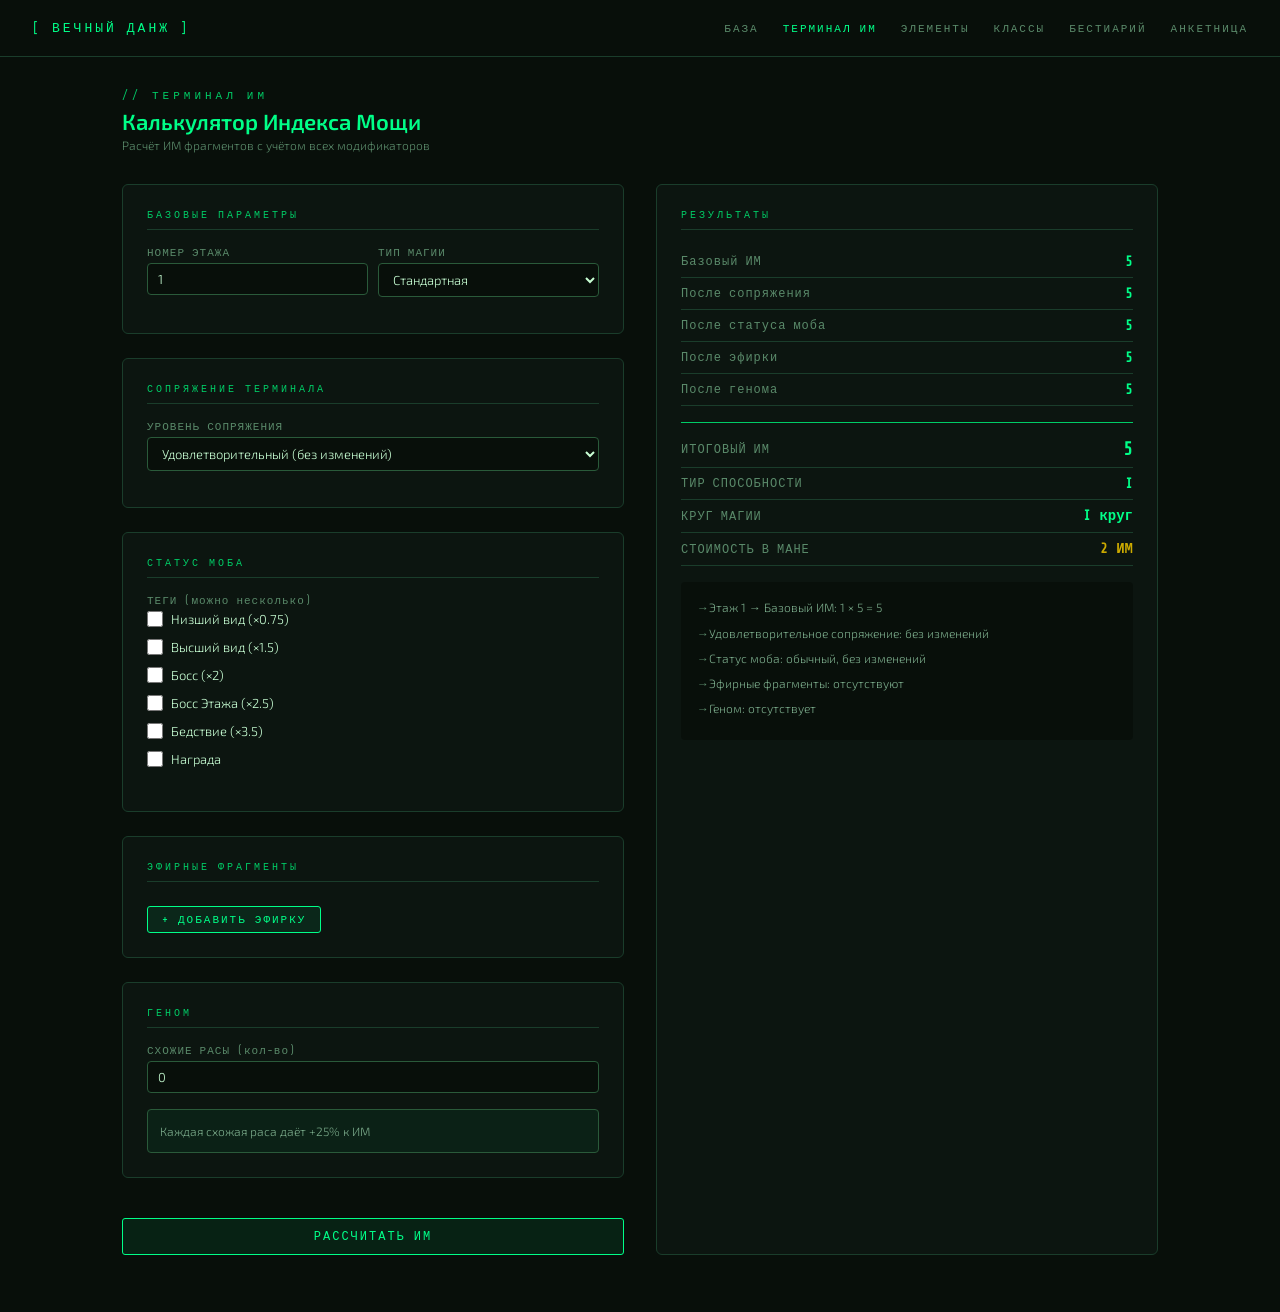
<file: calc.html>
<!DOCTYPE html>
<html lang="ru">
<head>
<meta charset="UTF-8">
<meta name="viewport" content="width=device-width, initial-scale=1.0">
<title>ВЕЧНЫЙ ДАНЖ · ТЕРМИНАЛ ИМ</title>
<link href="https://fonts.googleapis.com/css2?family=Share+Tech+Mono&family=Exo+2:wght@300;400;600&display=swap" rel="stylesheet">
<style>
*, *::before, *::after { box-sizing: border-box; margin: 0; padding: 0; }

:root {
  --bg: #080f0a;
  --bg2: #0c1510;
  --bg3: #101d14;
  --border: #1a3d2b;
  --border2: #2a5a3a;
  --green: #00ff88;
  --green2: #00cc66;
  --green3: #7aaa8a;
  --green4: #3a6a4a;
  --text: #c8ffd4;
  --muted: #5a8a6a;
  --dim: #2a4a35;
  --red: #cc4444;
  --amber: #ccaa00;
  --mono: 'Share Tech Mono', monospace;
  --sans: 'Exo 2', sans-serif;
}

body {
  background: var(--bg);
  color: var(--text);
  font-family: var(--sans);
  font-weight: 300;
  min-height: 100vh;
}

.site-header {
  border-bottom: 0.5px solid var(--border);
  padding: 1.25rem 2rem;
  display: flex;
  align-items: center;
  justify-content: space-between;
  gap: 1rem;
  flex-wrap: wrap;
}
.site-logo {
  font-family: var(--mono);
  font-size: 13px;
  color: var(--green);
  letter-spacing: 3px;
  text-decoration: none;
}
.site-nav { display: flex; gap: 1.5rem; }
.site-nav a {
  font-family: var(--mono);
  font-size: 11px;
  color: var(--muted);
  text-decoration: none;
  letter-spacing: 2px;
  transition: color .2s;
}
.site-nav a:hover { color: var(--green); }
.site-nav a.active { color: var(--green); }

.container { max-width: 1100px; margin: 0 auto; padding: 2rem; }

.page-title {
  font-family: var(--mono);
  font-size: 11px;
  color: var(--green2);
  letter-spacing: 4px;
  margin-bottom: 0.4rem;
}
.page-heading {
  font-size: 22px;
  font-weight: 600;
  color: var(--green);
  margin-bottom: 0.25rem;
}
.page-sub {
  font-size: 12px;
  color: var(--muted);
  margin-bottom: 2rem;
}

.calculator-layout {
  display: grid;
  grid-template-columns: 1fr 1fr;
  gap: 2rem;
  margin-bottom: 2rem;
}

.form-section {
  background: var(--bg2);
  border: 0.5px solid var(--border);
  border-radius: 6px;
  padding: 1.5rem;
  margin-bottom: 1.5rem;
}

.form-section-title {
  font-family: var(--mono);
  font-size: 10px;
  color: var(--green2);
  letter-spacing: 3px;
  margin-bottom: 1rem;
  border-bottom: 0.5px solid var(--border);
  padding-bottom: 0.5rem;
}

.form-group {
  display: flex;
  flex-direction: column;
  gap: 4px;
  margin-bottom: 12px;
}
.form-group.full { grid-column: 1/-1; }

.form-label {
  font-size: 11px;
  color: var(--muted);
  font-family: var(--mono);
  letter-spacing: 1px;
}

.form-input, .form-select, .form-textarea {
  font-family: var(--sans);
  font-size: 13px;
  font-weight: 300;
  padding: 7px 10px;
  background: var(--bg);
  border: 0.5px solid var(--border2);
  border-radius: 4px;
  color: var(--text);
  outline: none;
  transition: border-color .2s;
}
.form-input:focus, .form-select:focus, .form-textarea:focus { border-color: var(--green2); }
.form-select option { background: var(--bg); }
.form-textarea { resize: vertical; min-height: 60px; line-height: 1.5; }

.form-grid {
  display: grid;
  grid-template-columns: 1fr 1fr;
  gap: 10px;
}

.btn-calculate {
  font-family: var(--mono);
  font-size: 12px;
  padding: 10px 24px;
  border: 0.5px solid var(--green);
  border-radius: 3px;
  background: rgba(0,255,136,0.08);
  color: var(--green);
  cursor: pointer;
  letter-spacing: 2px;
  transition: all .2s;
  width: 100%;
  margin-top: 1rem;
}
.btn-calculate:hover { background: rgba(0,255,136,0.16); }

.results-section {
  background: var(--bg2);
  border: 0.5px solid var(--border);
  border-radius: 6px;
  padding: 1.5rem;
}

.result-item {
  display: flex;
  justify-content: space-between;
  align-items: center;
  padding: 8px 0;
  border-bottom: 0.5px solid var(--border);
}
.result-item:last-child { border-bottom: none; }

.result-label {
  font-size: 12px;
  color: var(--muted);
  font-family: var(--mono);
  letter-spacing: 1px;
}

.result-value {
  font-size: 14px;
  color: var(--green);
  font-weight: 600;
  font-family: var(--mono);
}

.result-value.highlight {
  font-size: 18px;
  color: var(--green);
}

.result-value.mana {
  color: var(--amber);
}

.calculation-steps {
  margin-top: 1rem;
  padding: 1rem;
  background: var(--bg);
  border-radius: 4px;
  font-size: 12px;
  color: var(--green3);
  line-height: 1.6;
}

.step {
  margin-bottom: 6px;
  padding-left: 12px;
  position: relative;
}
.step::before {
  content: '→';
  position: absolute;
  left: 0;
  color: var(--muted);
}

.info-box {
  background: rgba(0,255,136,0.05);
  border: 0.5px solid var(--border2);
  border-radius: 4px;
  padding: 12px;
  margin-top: 1rem;
  font-size: 12px;
  color: var(--green3);
  line-height: 1.5;
}

.checkbox-group {
  display: flex;
  align-items: center;
  gap: 8px;
  margin-bottom: 8px;
}
.checkbox-group input[type="checkbox"] {
  width: 16px;
  height: 16px;
  cursor: pointer;
}
.checkbox-group label {
  font-size: 13px;
  color: var(--text);
  cursor: pointer;
}

@media (max-width: 768px) {
  .calculator-layout {
    grid-template-columns: 1fr;
  }
}

::-webkit-scrollbar { width: 4px; }
::-webkit-scrollbar-track { background: var(--bg); }
::-webkit-scrollbar-thumb { background: var(--dim); border-radius: 2px; }
</style>
</head>
<body>

<header class="site-header">
  <a class="site-logo" href="index.html">[ ВЕЧНЫЙ ДАНЖ ]</a>
  <nav class="site-nav">
    <a href="index.html">БАЗА</a>
    <a href="calc.html" class="active">ТЕРМИНАЛ ИМ</a>
    <a href="elements.html">ЭЛЕМЕНТЫ</a>
    <a href="classes.html">КЛАССЫ</a>
    <a href="bestiary.html">БЕСТИАРИЙ</a>
    <a href="anketa.html">АНКЕТНИЦА</a>
  </nav>
</header>

<main class="container">
  <div class="page-title">// ТЕРМИНАЛ ИМ</div>
  <h1 class="page-heading">Калькулятор Индекса Мощи</h1>
  <p class="page-sub">Расчёт ИМ фрагментов с учётом всех модификаторов</p>

  <div class="calculator-layout">
    <div class="input-section">
      <div class="form-section">
        <div class="form-section-title">БАЗОВЫЕ ПАРАМЕТРЫ</div>
        <div class="form-grid">
          <div class="form-group">
            <label class="form-label">НОМЕР ЭТАЖА</label>
            <input class="form-input" type="number" id="floor-number" value="1" min="1" placeholder="Номер этажа">
          </div>
          <div class="form-group">
            <label class="form-label">ТИП МАГИИ</label>
            <select class="form-select" id="magic-type">
              <option value="standard">Стандартная</option>
              <option value="hybrid">Гибридная</option>
            </select>
          </div>
        </div>
      </div>

      <div class="form-section">
        <div class="form-section-title">СОПРЯЖЕНИЕ ТЕРМИНАЛА</div>
        <div class="form-group">
          <label class="form-label">УРОВЕНЬ СОПРЯЖЕНИЯ</label>
          <select class="form-select" id="terminal-level">
            <option value="satisfactory">Удовлетворительный (без изменений)</option>
            <option value="improved">Улучшенный (×2)</option>
            <option value="ideal">Идеальный (×3)</option>
            <option value="minimal">Минимальный (×0.75)</option>
          </select>
        </div>
      </div>

      <div class="form-section">
        <div class="form-section-title">СТАТУС МОБА</div>
        <div class="form-group">
          <label class="form-label">ТЕГИ (можно несколько)</label>
          <div class="checkbox-group"><input type="checkbox" id="mob-inferior"><label for="mob-inferior">Низший вид (×0.75)</label></div>
          <div class="checkbox-group"><input type="checkbox" id="mob-superior"><label for="mob-superior">Высший вид (×1.5)</label></div>
          <div class="checkbox-group"><input type="checkbox" id="mob-boss"><label for="mob-boss">Босс (×2)</label></div>
          <div class="checkbox-group"><input type="checkbox" id="mob-floorboss"><label for="mob-floorboss">Босс Этажа (×2.5)</label></div>
          <div class="checkbox-group"><input type="checkbox" id="mob-calamity"><label for="mob-calamity">Бедствие (×3.5)</label></div>
          <div class="checkbox-group"><input type="checkbox" id="mob-reward"><label for="mob-reward">Награда</label></div>
        </div>
      </div>

      <div class="form-section">
        <div class="form-section-title">ЭФИРНЫЕ ФРАГМЕНТЫ</div>
        <div id="ether-list"></div>
        <button class="btn-calculate" id="btn-add-ether" style="margin-top:0.5rem;padding:6px 14px;width:auto;font-size:11px;">+ ДОБАВИТЬ ЭФИРКУ</button>
      </div>

      <div class="form-section">
        <div class="form-section-title">ГЕНОМ</div>
        <div class="form-group">
          <label class="form-label">СХОЖИЕ РАСЫ (кол-во)</label>
          <input class="form-input" type="number" id="genome-races" value="0" min="0" placeholder="Количество схожих рас">
        </div>
        <div class="info-box">
          Каждая схожая раса даёт +25% к ИМ
        </div>
      </div>

      <button class="btn-calculate" id="btn-calculate">РАССЧИТАТЬ ИМ</button>
    </div>

    <div class="results-section">
      <div class="form-section-title">РЕЗУЛЬТАТЫ</div>

      <div class="result-item">
        <span class="result-label">Базовый ИМ</span>
        <span class="result-value" id="result-base">—</span>
      </div>
      <div class="result-item">
        <span class="result-label">После сопряжения</span>
        <span class="result-value" id="result-terminal">—</span>
      </div>
      <div class="result-item">
        <span class="result-label">После статуса моба</span>
        <span class="result-value" id="result-mob">—</span>
      </div>
      <div class="result-item">
        <span class="result-label">После эфирки</span>
        <span class="result-value" id="result-ether">—</span>
      </div>
      <div class="result-item">
        <span class="result-label">После генома</span>
        <span class="result-value" id="result-genome">—</span>
      </div>

      <div class="result-item" style="margin-top: 1rem; padding-top: 1rem; border-top: 1px solid var(--green2);">
        <span class="result-label">ИТОГОВЫЙ ИМ</span>
        <span class="result-value highlight" id="result-final">—</span>
      </div>

      <div class="result-item">
        <span class="result-label">ТИР СПОСОБНОСТИ</span>
        <span class="result-value" id="result-tier">—</span>
      </div>

      <div class="result-item">
        <span class="result-label">КРУГ МАГИИ</span>
        <span class="result-value" id="result-circle">—</span>
      </div>

      <div class="result-item" id="result-upgrade-block" style="display:none;">
        <span class="result-label">ИМ ДЛЯ УЛУЧШЕНИЯ</span>
        <span class="result-value" id="result-upgrade" style="color:var(--amber)">—</span>
      </div>

      <div class="result-item">
        <span class="result-label">СТОИМОСТЬ В МАНЕ</span>
        <span class="result-value mana" id="result-mana">—</span>
      </div>

      <div class="calculation-steps" id="calculation-steps">
        Нажмите "Рассчитать" для получения результатов
      </div>
    </div>
  </div>
</main>

<script>
let etherFragments = [];

const ETHER_ELEMENTS = [
  { value: 'none', label: 'Без элемента' },
  { value: 'fire', label: '🔥 Огонь' },
  { value: 'water', label: '💧 Вода' },
  { value: 'air', label: '🌪️ Воздух' },
  { value: 'earth', label: '💎 Земля' },
  { value: 'nature', label: '🌿 Природа' },
  { value: 'dark', label: '🌒 Тьма' },
  { value: 'light', label: '☀️ Свет' },
];

function renderEtherList() {
  const list = document.getElementById('ether-list');
  list.innerHTML = etherFragments.map((e, i) => `
    <div style="display:grid;grid-template-columns:1fr 1fr auto;gap:8px;align-items:center;margin-bottom:8px;background:var(--bg);border:0.5px solid var(--border);border-radius:4px;padding:8px;">
      <select class="form-select" onchange="etherFragments[${i}].type=this.value;calculateIM()">
        <option value="main" ${e.type==='main'?'selected':''}>Основной (+50%)</option>
        <option value="additional" ${e.type==='additional'?'selected':''}>Дополнительный (+25%)</option>
      </select>
      <select class="form-select" onchange="etherFragments[${i}].element=this.value;calculateIM()">
        ${ETHER_ELEMENTS.map(el=>`<option value="${el.value}" ${e.element===el.value?'selected':''}>${el.label}</option>`).join('')}
      </select>
      <button onclick="etherFragments.splice(${i},1);renderEtherList();calculateIM()" style="font-family:var(--mono);font-size:13px;color:var(--red);background:none;border:none;cursor:pointer;padding:4px;">✕</button>
    </div>
  `).join('');
}

document.getElementById('btn-add-ether').addEventListener('click', () => {
  etherFragments.push({ type: 'main', element: 'none' });
  renderEtherList();
  calculateIM();
});

function calculateIM() {
  const floor = parseInt(document.getElementById('floor-number').value) || 1;
  const baseIM = floor * 5;
  const magicType = document.getElementById('magic-type').value;
  const terminalLevel = document.getElementById('terminal-level').value;

  // Теги моба — мультипликаторы стакаются перемножением
  let mobMultiplier = 1;
  const isReward = document.getElementById('mob-reward').checked;
  if (document.getElementById('mob-inferior').checked) mobMultiplier *= 0.75;
  if (document.getElementById('mob-superior').checked) mobMultiplier *= 1.5;
  if (document.getElementById('mob-boss').checked) mobMultiplier *= 2;
  if (document.getElementById('mob-floorboss').checked) mobMultiplier *= 2.5;
  if (document.getElementById('mob-calamity').checked) mobMultiplier *= 3.5;

  const genomeRaces = parseInt(document.getElementById('genome-races').value) || 0;

  let currentIM = baseIM;
  let steps = [];

  steps.push(`Этаж ${floor} → Базовый ИМ: ${floor} × 5 = ${baseIM}`);

  // Сопряжение
  let terminalMultiplier = 1;
  let manaModifier = 0;
  switch (terminalLevel) {
    case 'ideal':
      terminalMultiplier = 3;
      steps.push(`Идеальное сопряжение: × 3 = ${currentIM * 3} (-25% нагрузка)`);
      break;
    case 'improved':
      terminalMultiplier = 2;
      manaModifier = 0.5;
      steps.push(`Улучшенное сопряжение: × 2 = ${currentIM * 2} (+50% мана от прибавки)`);
      break;
    case 'minimal':
      terminalMultiplier = 0.75;
      manaModifier = 0.5;
      steps.push(`Минимальное сопряжение: × 0.75 = ${currentIM * 0.75} (+50% мана, +50% нагрузка)`);
      break;
    default:
      steps.push(`Удовлетворительное сопряжение: без изменений`);
  }
  currentIM *= terminalMultiplier;
  document.getElementById('result-terminal').textContent = Math.round(currentIM);

  // Статус моба
  if (mobMultiplier !== 1) {
    steps.push(`Теги моба: × ${mobMultiplier} = ${Math.round(currentIM * mobMultiplier)}`);
    currentIM *= mobMultiplier;
  } else {
    steps.push(`Статус моба: обычный, без изменений`);
  }
  if (isReward) steps.push(`Награда: +улучшение способности`);
  document.getElementById('result-mob').textContent = Math.round(currentIM);

  // Эфирки
  if (etherFragments.length > 0) {
    let etherBonus = 0;
    etherFragments.forEach(e => { etherBonus += e.type === 'main' ? 0.5 : 0.25; });
    steps.push(`Эфирные фрагменты (${etherFragments.length} шт.): × ${1 + etherBonus} = ${Math.round(currentIM * (1 + etherBonus))}`);
    currentIM *= (1 + etherBonus);
  } else {
    steps.push(`Эфирные фрагменты: отсутствуют`);
  }
  document.getElementById('result-ether').textContent = Math.round(currentIM);

  // Геном
  if (genomeRaces > 0) {
    const genomeBonus = genomeRaces * 0.25;
    steps.push(`Геном (${genomeRaces} схожих рас): × ${1 + genomeBonus} = ${Math.round(currentIM * (1 + genomeBonus))}`);
    currentIM *= (1 + genomeBonus);
  } else {
    steps.push(`Геном: отсутствует`);
  }
  document.getElementById('result-genome').textContent = Math.round(currentIM);

  const finalIM = Math.round(currentIM);
  document.getElementById('result-final').textContent = finalIM;
  document.getElementById('result-base').textContent = baseIM;

  // Тир
  let tier = 'I', circle = 'I круг';
  if (magicType === 'standard') {
    if (finalIM >= 1500) { tier = 'VI'; circle = 'VI круг'; }
    else if (finalIM >= 701) { tier = 'V'; circle = 'V круг'; }
    else if (finalIM >= 121) { tier = 'IV'; circle = 'IV круг'; }
    else if (finalIM >= 51) { tier = 'III'; circle = 'III круг'; }
    else if (finalIM >= 21) { tier = 'II'; circle = 'II круг'; }
  } else {
    if (finalIM >= 960) { tier = 'IV'; circle = 'IV круг'; }
    else if (finalIM >= 481) { tier = 'III'; circle = 'III круг'; }
    else if (finalIM >= 121) { tier = 'II'; circle = 'II круг'; }
  }
  document.getElementById('result-tier').textContent = tier;
  document.getElementById('result-circle').textContent = circle;

  // Мана
  let manaCost = Math.round(finalIM / 3);
  if (terminalLevel === 'minimal') manaCost = Math.round(baseIM / 3 * 1.5);
  // ИМ улучшения (Награда или Идеальное сопряжение)
  const showUpgrade = isReward || terminalLevel === 'ideal';
  const upgradeBlock = document.getElementById('result-upgrade-block');
  if (showUpgrade) {
    document.getElementById('result-upgrade').textContent = Math.round(finalIM / 2);
    upgradeBlock.style.display = '';
  } else {
    upgradeBlock.style.display = 'none';
  }

  document.getElementById('result-mana').textContent = manaCost + ' ИМ';

  document.getElementById('calculation-steps').innerHTML = steps.map(s => `<div class="step">${s}</div>`).join('');
}

document.querySelectorAll('input, select').forEach(el => {
  el.addEventListener('change', calculateIM);
  el.addEventListener('input', calculateIM);
});

calculateIM();
</script>

</body>
</html>
</file>
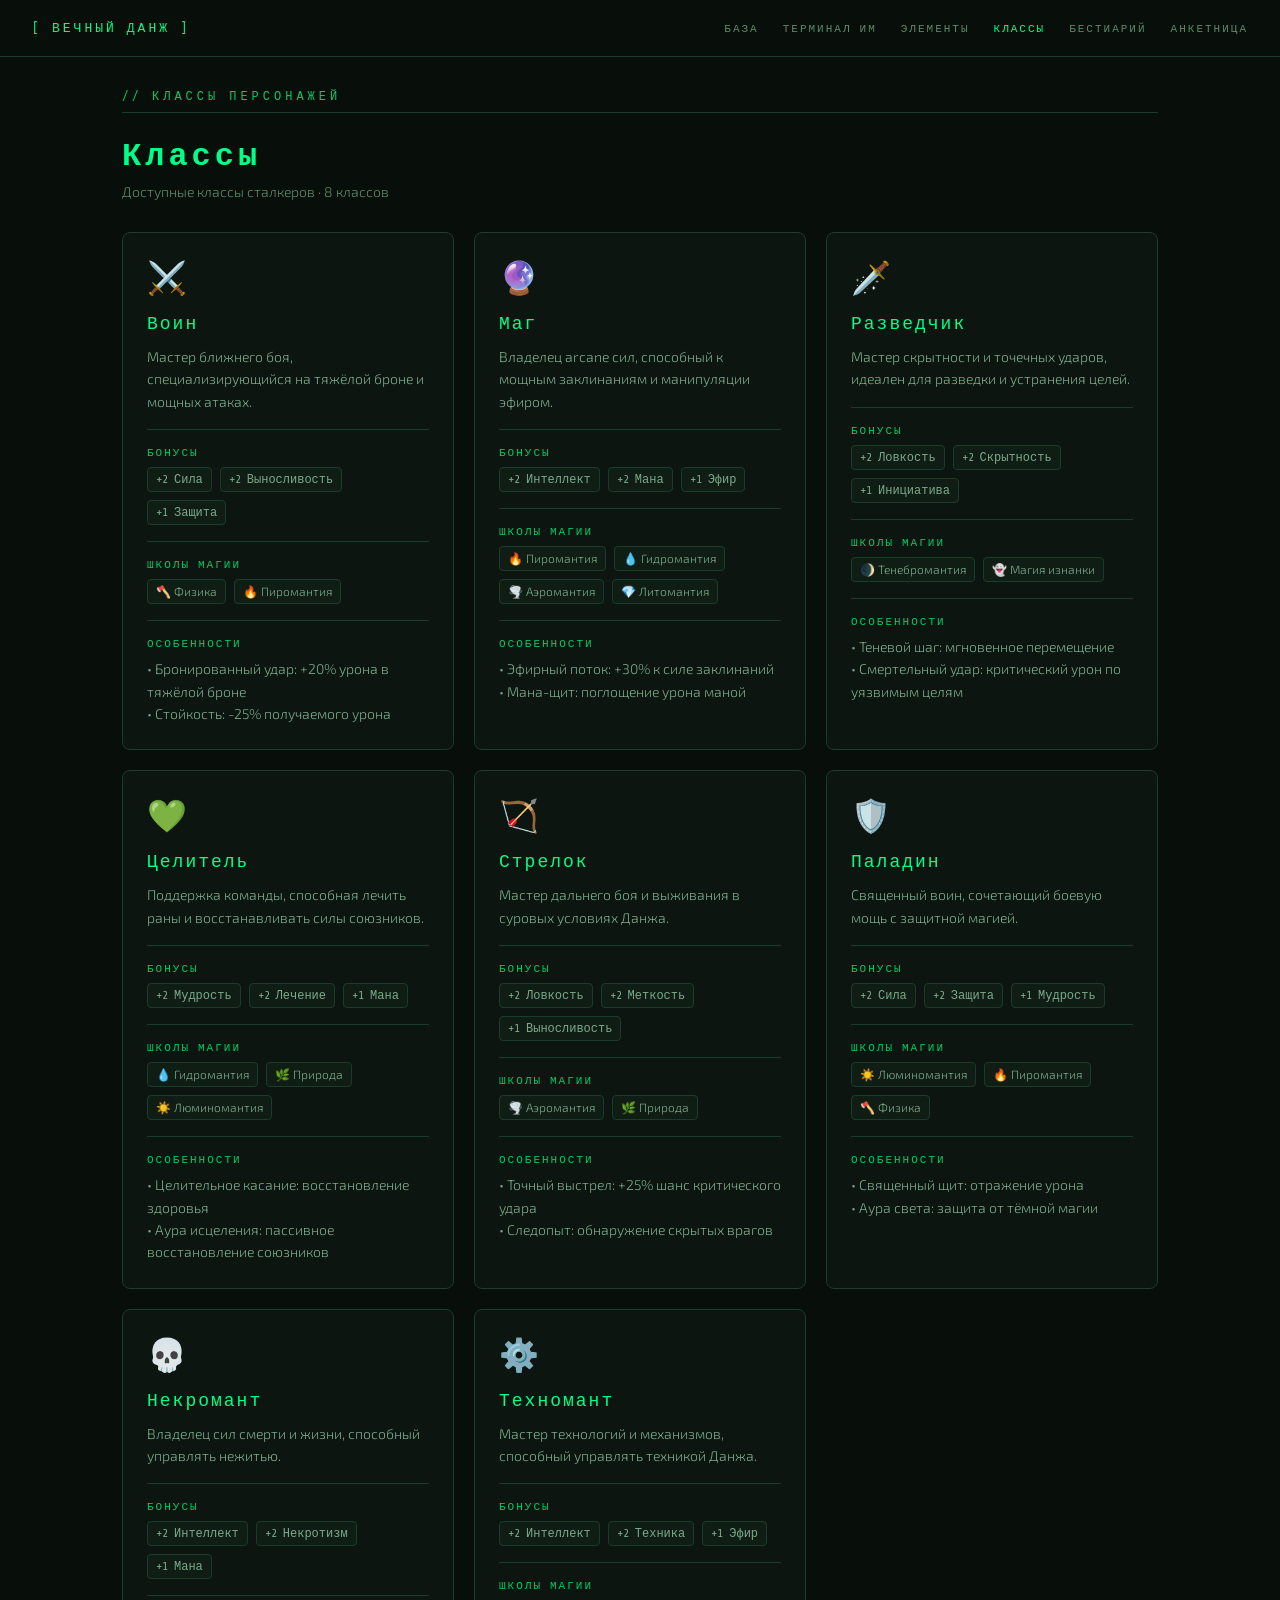
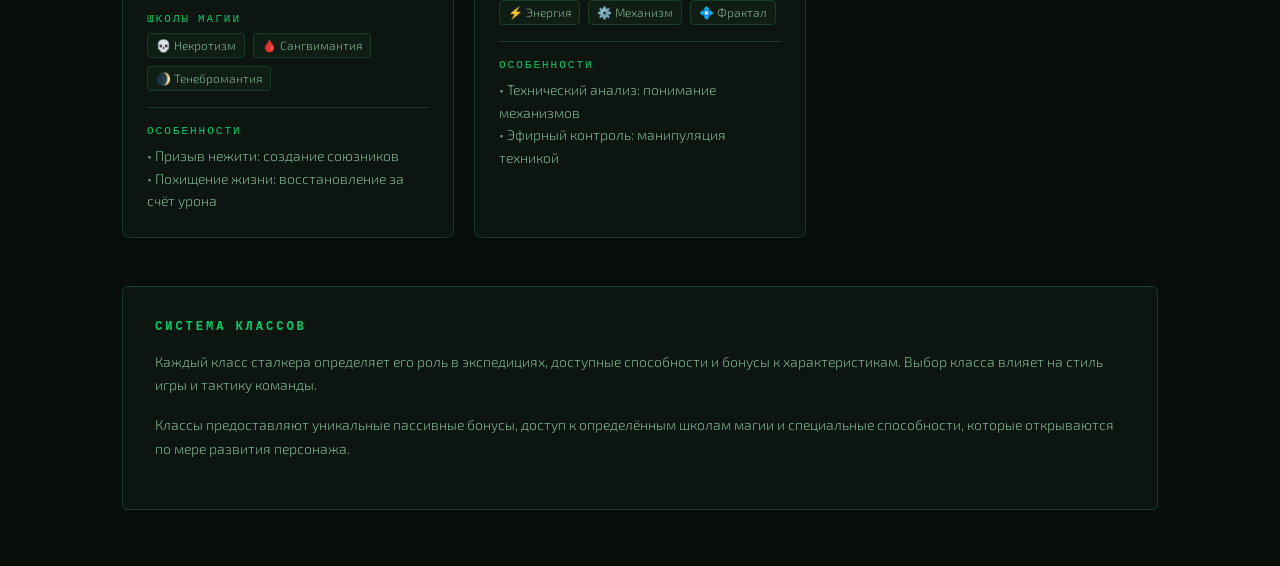
<file: classes.html>
<!DOCTYPE html>
<html lang="ru">
<head>
<meta charset="UTF-8">
<meta name="viewport" content="width=device-width, initial-scale=1.0">
<title>ВЕЧНЫЙ ДАНЖ · КЛАССЫ</title>
<link href="https://fonts.googleapis.com/css2?family=Share+Tech+Mono&family=Exo+2:wght@300;400;600&display=swap" rel="stylesheet">
<style>
*, *::before, *::after { box-sizing: border-box; margin: 0; padding: 0; }

:root {
  --bg: #080f0a;
  --bg2: #0c1510;
  --bg3: #101d14;
  --border: #1a3d2b;
  --border2: #2a5a3a;
  --green: #00ff88;
  --green2: #00cc66;
  --green3: #7aaa8a;
  --green4: #3a6a4a;
  --text: #c8ffd4;
  --muted: #5a8a6a;
  --dim: #2a4a35;
  --red: #cc4444;
  --amber: #ccaa00;
  --mono: 'Share Tech Mono', monospace;
  --sans: 'Exo 2', sans-serif;
}

body {
  background: var(--bg);
  color: var(--text);
  font-family: var(--sans);
  font-weight: 300;
  min-height: 100vh;
}

.site-header {
  border-bottom: 0.5px solid var(--border);
  padding: 1.25rem 2rem;
  display: flex;
  align-items: center;
  justify-content: space-between;
  gap: 1rem;
  flex-wrap: wrap;
}
.site-logo {
  font-family: var(--mono);
  font-size: 13px;
  color: var(--green);
  letter-spacing: 3px;
  text-decoration: none;
}
.site-nav { display: flex; gap: 1.5rem; }
.site-nav a {
  font-family: var(--mono);
  font-size: 11px;
  color: var(--muted);
  text-decoration: none;
  letter-spacing: 2px;
  transition: color .2s;
}
.site-nav a:hover { color: var(--green); }
.site-nav a.active { color: var(--green); }

.container { max-width: 1100px; margin: 0 auto; padding: 2rem; }

.page-title {
  font-family: var(--mono);
  font-size: 12px;
  color: var(--green2);
  letter-spacing: 4px;
  margin-bottom: 1.5rem;
  border-bottom: 0.5px solid var(--border);
  padding-bottom: 0.5rem;
}

.page-heading {
  font-family: var(--mono);
  font-size: 32px;
  color: var(--green);
  letter-spacing: 4px;
  margin-bottom: 0.5rem;
}

.page-sub {
  font-size: 14px;
  color: var(--muted);
  margin-bottom: 2rem;
}

.classes-grid {
  display: grid;
  grid-template-columns: repeat(auto-fit, minmax(300px, 1fr));
  gap: 20px;
  margin-bottom: 3rem;
}

.class-card {
  background: var(--bg2);
  border: 0.5px solid var(--border);
  border-radius: 8px;
  padding: 1.5rem;
  transition: border-color .2s, background .2s;
}

.class-card:hover {
  border-color: var(--green2);
  background: var(--bg3);
}

.class-icon {
  font-size: 32px;
  margin-bottom: 1rem;
}

.class-name {
  font-family: var(--mono);
  font-size: 18px;
  color: var(--green);
  margin-bottom: 0.75rem;
  letter-spacing: 2px;
}

.class-desc {
  font-size: 14px;
  color: var(--green3);
  line-height: 1.6;
  margin-bottom: 1rem;
}

.class-section {
  margin-top: 1rem;
  padding-top: 1rem;
  border-top: 0.5px solid var(--border);
}

.class-section-title {
  font-family: var(--mono);
  font-size: 11px;
  color: var(--green2);
  letter-spacing: 2px;
  margin-bottom: 0.5rem;
}

.class-bonuses {
  display: flex;
  flex-wrap: wrap;
  gap: 0.5rem;
  margin-bottom: 0.5rem;
}

.bonus-tag {
  background: var(--bg3);
  border: 0.5px solid var(--border);
  border-radius: 4px;
  padding: 0.25rem 0.5rem;
  font-size: 12px;
  color: var(--green3);
  font-family: var(--mono);
}

.schools-list {
  display: flex;
  flex-wrap: wrap;
  gap: 0.5rem;
}

.school-tag {
  background: var(--bg3);
  border: 0.5px solid var(--border);
  border-radius: 4px;
  padding: 0.25rem 0.5rem;
  font-size: 12px;
  color: var(--green3);
}

.info-section {
  background: var(--bg2);
  border: 0.5px solid var(--border);
  border-radius: 6px;
  padding: 2rem;
  margin-bottom: 2rem;
}

.info-section h3 {
  font-family: var(--mono);
  font-size: 12px;
  color: var(--green2);
  letter-spacing: 3px;
  margin-bottom: 1rem;
}

.info-section p {
  font-size: 14px;
  color: var(--green3);
  line-height: 1.7;
  margin-bottom: 1rem;
}

::-webkit-scrollbar { width: 4px; }
::-webkit-scrollbar-track { background: var(--bg); }
::-webkit-scrollbar-thumb { background: var(--dim); border-radius: 2px; }
</style>
</head>
<body>

<header class="site-header">
  <a class="site-logo" href="index.html">[ ВЕЧНЫЙ ДАНЖ ]</a>
  <nav class="site-nav">
    <a href="index.html">БАЗА</a>
    <a href="calc.html">ТЕРМИНАЛ ИМ</a>
    <a href="elements.html">ЭЛЕМЕНТЫ</a>
    <a href="classes.html" style="color:var(--green)">КЛАССЫ</a>
    <a href="bestiary.html">БЕСТИАРИЙ</a>
    <a href="anketa.html">АНКЕТНИЦА</a>
  </nav>
</header>

<main class="container">
  <div class="page-title">// КЛАССЫ ПЕРСОНАЖЕЙ</div>
  <h1 class="page-heading">Классы</h1>
  <p class="page-sub">Доступные классы сталкеров · <span id="class-count">0</span> классов</p>

  <div class="classes-grid" id="classes-grid">
    <!-- Классы будут добавлены через JavaScript -->
  </div>

  <div class="info-section">
    <h3>СИСТЕМА КЛАССОВ</h3>
    <p>
      Каждый класс сталкера определяет его роль в экспедициях, доступные способности и бонусы к характеристикам.
      Выбор класса влияет на стиль игры и тактику команды.
    </p>
    <p>
      Классы предоставляют уникальные пассивные бонусы, доступ к определённым школам магии и специальные способности,
      которые открываются по мере развития персонажа.
    </p>
  </div>
</main>

<script>
// Данные классов (заглушки - нужно заполнить реальными данными)
const classes = [
  {
    id: 'warrior',
    icon: '⚔️',
    name: 'Воин',
    description: 'Мастер ближнего боя, специализирующийся на тяжёлой броне и мощных атаках.',
    bonuses: ['+2 Сила', '+2 Выносливость', '+1 Защита'],
    schools: ['🪓 Физика', '🔥 Пиромантия'],
    features: [
      'Бронированный удар: +20% урона в тяжёлой броне',
      'Стойкость: -25% получаемого урона'
    ]
  },
  {
    id: 'mage',
    icon: '🔮',
    name: 'Маг',
    description: 'Владелец arcane сил, способный к мощным заклинаниям и манипуляции эфиром.',
    bonuses: ['+2 Интеллект', '+2 Мана', '+1 Эфир'],
    schools: ['🔥 Пиромантия', '💧 Гидромантия', '🌪️ Аэромантия', '💎 Литомантия'],
    features: [
      'Эфирный поток: +30% к силе заклинаний',
      'Мана-щит: поглощение урона маной'
    ]
  },
  {
    id: 'rogue',
    icon: '🗡️',
    name: 'Разведчик',
    description: 'Мастер скрытности и точечных ударов, идеален для разведки и устранения целей.',
    bonuses: ['+2 Ловкость', '+2 Скрытность', '+1 Инициатива'],
    schools: ['🌒 Тенебромантия', '👻 Магия изнанки'],
    features: [
      'Теневой шаг: мгновенное перемещение',
      'Смертельный удар: критический урон по уязвимым целям'
    ]
  },
  {
    id: 'healer',
    icon: '💚',
    name: 'Целитель',
    description: 'Поддержка команды, способная лечить раны и восстанавливать силы союзников.',
    bonuses: ['+2 Мудрость', '+2 Лечение', '+1 Мана'],
    schools: ['💧 Гидромантия', '🌿 Природа', '☀️ Люминомантия'],
    features: [
      'Целительное касание: восстановление здоровья',
      'Аура исцеления: пассивное восстановление союзников'
    ]
  },
  {
    id: 'ranger',
    icon: '🏹',
    name: 'Стрелок',
    description: 'Мастер дальнего боя и выживания в суровых условиях Данжа.',
    bonuses: ['+2 Ловкость', '+2 Меткость', '+1 Выносливость'],
    schools: ['🌪️ Аэромантия', '🌿 Природа'],
    features: [
      'Точный выстрел: +25% шанс критического удара',
      'Следопыт: обнаружение скрытых врагов'
    ]
  },
  {
    id: 'paladin',
    icon: '🛡️',
    name: 'Паладин',
    description: 'Священный воин, сочетающий боевую мощь с защитной магией.',
    bonuses: ['+2 Сила', '+2 Защита', '+1 Мудрость'],
    schools: ['☀️ Люминомантия', '🔥 Пиромантия', '🪓 Физика'],
    features: [
      'Священный щит: отражение урона',
      'Аура света: защита от тёмной магии'
    ]
  },
  {
    id: 'necromancer',
    icon: '💀',
    name: 'Некромант',
    description: 'Владелец сил смерти и жизни, способный управлять нежитью.',
    bonuses: ['+2 Интеллект', '+2 Некротизм', '+1 Мана'],
    schools: ['💀 Некротизм', '🩸 Сангвимантия', '🌒 Тенебромантия'],
    features: [
      'Призыв нежити: создание союзников',
      'Похищение жизни: восстановление за счёт урона'
    ]
  },
  {
    id: 'technomancer',
    icon: '⚙️',
    name: 'Техномант',
    description: 'Мастер технологий и механизмов, способный управлять техникой Данжа.',
    bonuses: ['+2 Интеллект', '+2 Техника', '+1 Эфир'],
    schools: ['⚡️ Энергия', '⚙️ Механизм', '💠 Фрактал'],
    features: [
      'Технический анализ: понимание механизмов',
      'Эфирный контроль: манипуляция техникой'
    ]
  }
];

// Рендер карточек классов
function renderClasses() {
  const grid = document.getElementById('classes-grid');
  const countEl = document.getElementById('class-count');

  countEl.textContent = classes.length;

  grid.innerHTML = classes.map(cls => `
    <div class="class-card" data-id="${cls.id}">
      <div class="class-icon">${cls.icon}</div>
      <div class="class-name">${cls.name}</div>
      <div class="class-desc">${cls.description}</div>

      <div class="class-section">
        <div class="class-section-title">БОНУСЫ</div>
        <div class="class-bonuses">
          ${cls.bonuses.map(b => `<span class="bonus-tag">${b}</span>`).join('')}
        </div>
      </div>

      <div class="class-section">
        <div class="class-section-title">ШКОЛЫ МАГИИ</div>
        <div class="schools-list">
          ${cls.schools.map(s => `<span class="school-tag">${s}</span>`).join('')}
        </div>
      </div>

      <div class="class-section">
        <div class="class-section-title">ОСОБЕННОСТИ</div>
        <div class="class-desc" style="margin-bottom: 0;">
          ${cls.features.map(f => `• ${f}`).join('<br>')}
        </div>
      </div>
    </div>
  `).join('');
}

// Инициализация
document.addEventListener('DOMContentLoaded', () => {
  renderClasses();
});
</script>

</body>
</html>
</file>
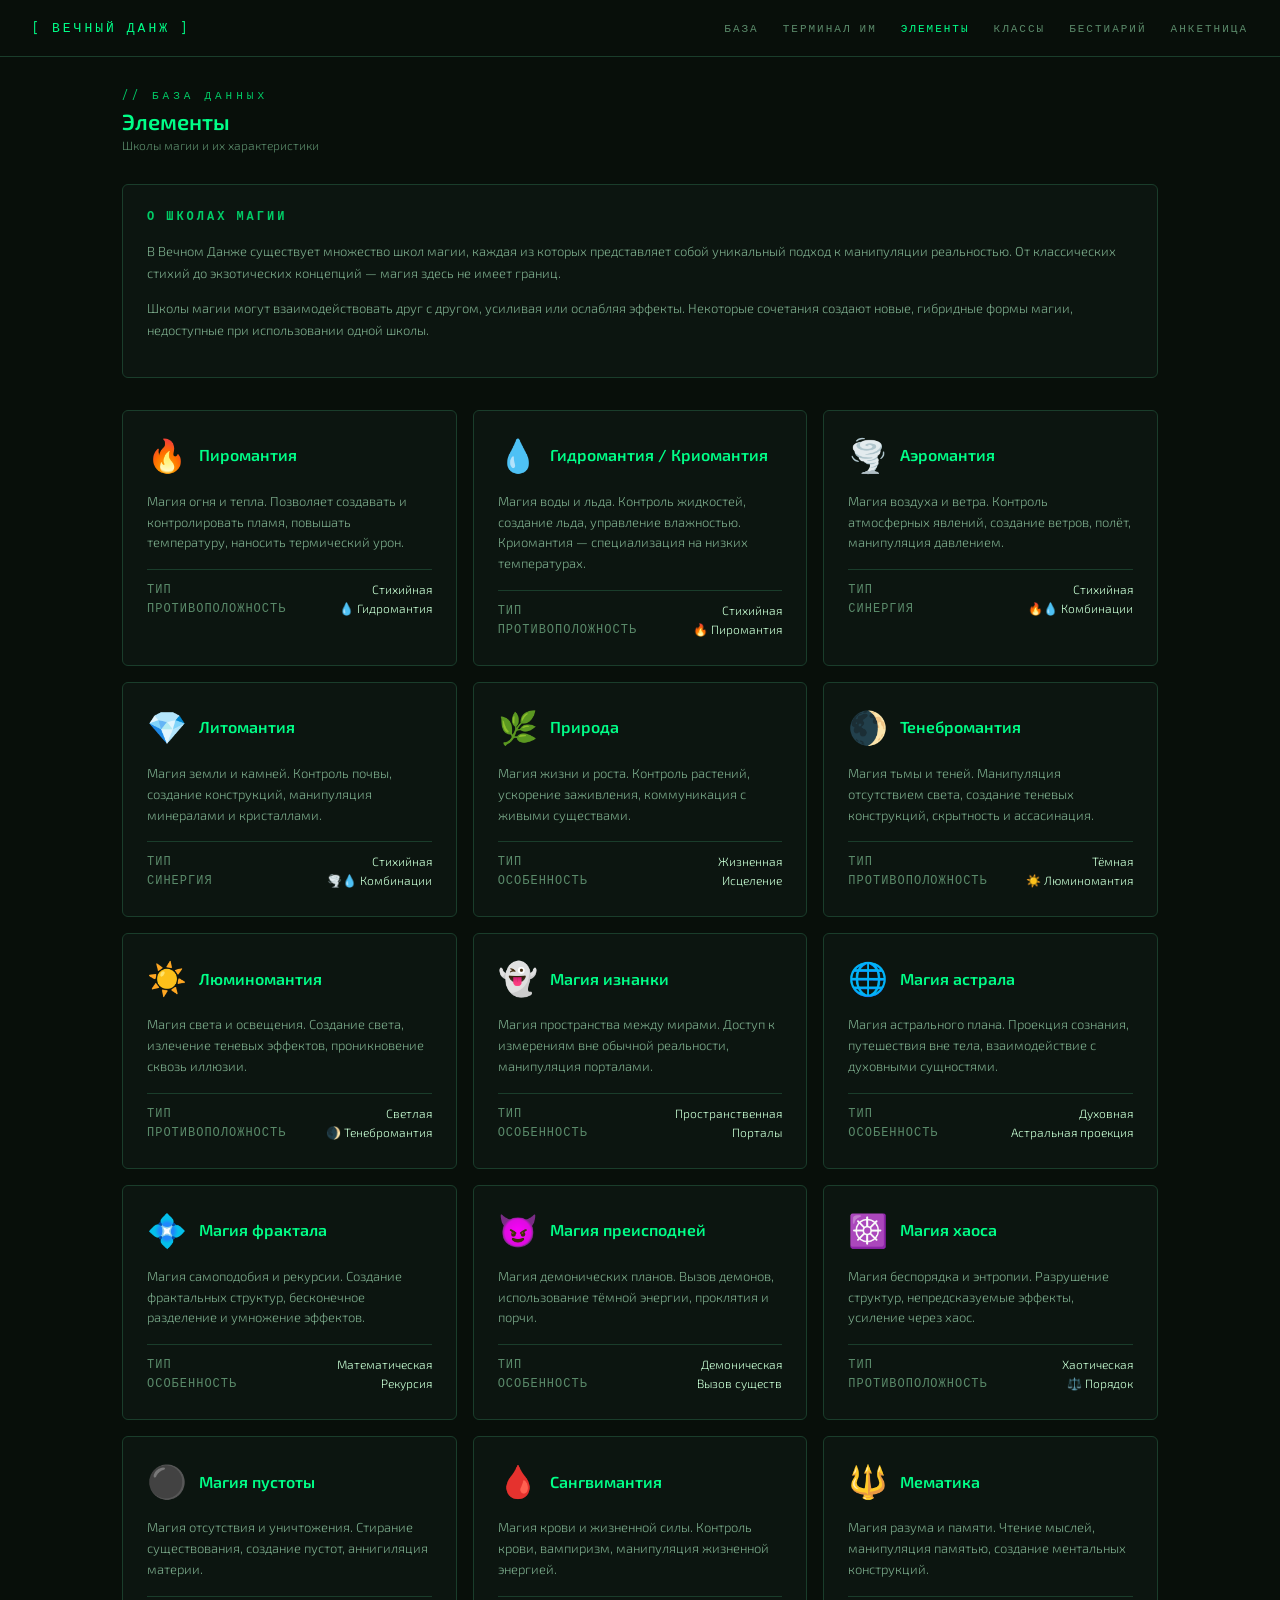
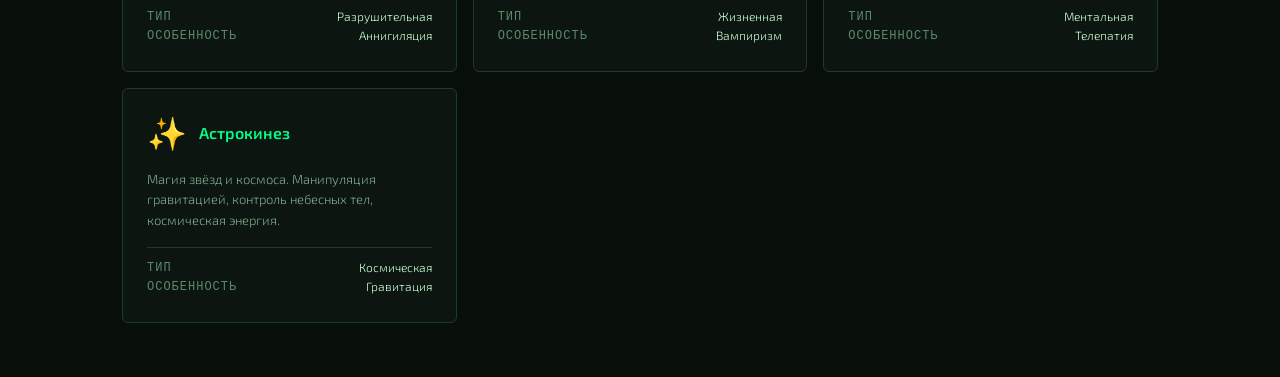
<file: elements.html>
<!DOCTYPE html>
<html lang="ru">
<head>
<meta charset="UTF-8">
<meta name="viewport" content="width=device-width, initial-scale=1.0">
<title>ВЕЧНЫЙ ДАНЖ · ЭЛЕМЕНТЫ</title>
<link href="https://fonts.googleapis.com/css2?family=Share+Tech+Mono&family=Exo+2:wght@300;400;600&display=swap" rel="stylesheet">
<style>
*, *::before, *::after { box-sizing: border-box; margin: 0; padding: 0; }

:root {
  --bg: #080f0a;
  --bg2: #0c1510;
  --bg3: #101d14;
  --border: #1a3d2b;
  --border2: #2a5a3a;
  --green: #00ff88;
  --green2: #00cc66;
  --green3: #7aaa8a;
  --green4: #3a6a4a;
  --text: #c8ffd4;
  --muted: #5a8a6a;
  --dim: #2a4a35;
  --red: #cc4444;
  --amber: #ccaa00;
  --mono: 'Share Tech Mono', monospace;
  --sans: 'Exo 2', sans-serif;
}

body {
  background: var(--bg);
  color: var(--text);
  font-family: var(--sans);
  font-weight: 300;
  min-height: 100vh;
}

.site-header {
  border-bottom: 0.5px solid var(--border);
  padding: 1.25rem 2rem;
  display: flex;
  align-items: center;
  justify-content: space-between;
  gap: 1rem;
  flex-wrap: wrap;
}
.site-logo {
  font-family: var(--mono);
  font-size: 13px;
  color: var(--green);
  letter-spacing: 3px;
  text-decoration: none;
}
.site-nav { display: flex; gap: 1.5rem; }
.site-nav a {
  font-family: var(--mono);
  font-size: 11px;
  color: var(--muted);
  text-decoration: none;
  letter-spacing: 2px;
  transition: color .2s;
}
.site-nav a:hover { color: var(--green); }
.site-nav a.active { color: var(--green); }

.container { max-width: 1100px; margin: 0 auto; padding: 2rem; }

.page-title {
  font-family: var(--mono);
  font-size: 11px;
  color: var(--green2);
  letter-spacing: 4px;
  margin-bottom: 0.4rem;
}
.page-heading {
  font-size: 22px;
  font-weight: 600;
  color: var(--green);
  margin-bottom: 0.25rem;
}
.page-sub {
  font-size: 12px;
  color: var(--muted);
  margin-bottom: 2rem;
}

.elements-grid {
  display: grid;
  grid-template-columns: repeat(auto-fill, minmax(300px, 1fr));
  gap: 16px;
  margin-bottom: 2rem;
}

.element-card {
  background: var(--bg2);
  border: 0.5px solid var(--border);
  border-radius: 6px;
  padding: 1.5rem;
  transition: border-color .2s, background .2s;
}
.element-card:hover {
  border-color: var(--green2);
  background: var(--bg3);
}

.element-header {
  display: flex;
  align-items: center;
  gap: 12px;
  margin-bottom: 1rem;
}

.element-icon {
  font-size: 32px;
}

.element-name {
  font-size: 16px;
  font-weight: 600;
  color: var(--green);
}

.element-description {
  font-size: 13px;
  color: var(--green3);
  line-height: 1.6;
  margin-bottom: 1rem;
}

.element-details {
  border-top: 0.5px solid var(--border);
  padding-top: 0.75rem;
  margin-top: 0.75rem;
}

.detail-row {
  display: flex;
  justify-content: space-between;
  font-size: 12px;
  margin-bottom: 4px;
}
.detail-label {
  color: var(--muted);
  font-family: var(--mono);
  letter-spacing: 1px;
}
.detail-value {
  color: var(--text);
}

.info-section {
  background: var(--bg2);
  border: 0.5px solid var(--border);
  border-radius: 6px;
  padding: 1.5rem;
  margin-bottom: 2rem;
}

.info-section h3 {
  font-family: var(--mono);
  font-size: 12px;
  color: var(--green2);
  letter-spacing: 3px;
  margin-bottom: 1rem;
}

.info-section p {
  font-size: 13px;
  color: var(--green3);
  line-height: 1.7;
  margin-bottom: 0.75rem;
}

::-webkit-scrollbar { width: 4px; }
::-webkit-scrollbar-track { background: var(--bg); }
::-webkit-scrollbar-thumb { background: var(--dim); border-radius: 2px; }
</style>
</head>
<body>

<header class="site-header">
  <a class="site-logo" href="index.html">[ ВЕЧНЫЙ ДАНЖ ]</a>
  <nav class="site-nav">
    <a href="index.html">БАЗА</a>
    <a href="calc.html">ТЕРМИНАЛ ИМ</a>
    <a href="elements.html" class="active">ЭЛЕМЕНТЫ</a>
    <a href="classes.html">КЛАССЫ</a>
    <a href="bestiary.html">БЕСТИАРИЙ</a>
    <a href="anketa.html">АНКЕТНИЦА</a>
  </nav>
</header>

<main class="container">
  <div class="page-title">// БАЗА ДАННЫХ</div>
  <h1 class="page-heading">Элементы</h1>
  <p class="page-sub">Школы магии и их характеристики</p>

  <div class="info-section">
    <h3>О ШКОЛАХ МАГИИ</h3>
    <p>
      В Вечном Данже существует множество школ магии, каждая из которых представляет собой уникальный подход к
      манипуляции реальностью. От классических стихий до экзотических концепций — магия здесь не имеет границ.
    </p>
    <p>
      Школы магии могут взаимодействовать друг с другом, усиливая или ослабляя эффекты. Некоторые сочетания
      создают новые, гибридные формы магии, недоступные при использовании одной школы.
    </p>
  </div>

  <div class="elements-grid">
    <div class="element-card">
      <div class="element-header">
        <span class="element-icon">🔥</span>
        <span class="element-name">Пиромантия</span>
      </div>
      <div class="element-description">
        Магия огня и тепла. Позволяет создавать и контролировать пламя, повышать температуру,
        наносить термический урон.
      </div>
      <div class="element-details">
        <div class="detail-row">
          <span class="detail-label">ТИП</span>
          <span class="detail-value">Стихийная</span>
        </div>
        <div class="detail-row">
          <span class="detail-label">ПРОТИВОПОЛОЖНОСТЬ</span>
          <span class="detail-value">💧 Гидромантия</span>
        </div>
      </div>
    </div>

    <div class="element-card">
      <div class="element-header">
        <span class="element-icon">💧</span>
        <span class="element-name">Гидромантия / Криомантия</span>
      </div>
      <div class="element-description">
        Магия воды и льда. Контроль жидкостей, создание льда, управление влажностью.
        Криомантия — специализация на низких температурах.
      </div>
      <div class="element-details">
        <div class="detail-row">
          <span class="detail-label">ТИП</span>
          <span class="detail-value">Стихийная</span>
        </div>
        <div class="detail-row">
          <span class="detail-label">ПРОТИВОПОЛОЖНОСТЬ</span>
          <span class="detail-value">🔥 Пиромантия</span>
        </div>
      </div>
    </div>

    <div class="element-card">
      <div class="element-header">
        <span class="element-icon">🌪️</span>
        <span class="element-name">Аэромантия</span>
      </div>
      <div class="element-description">
        Магия воздуха и ветра. Контроль атмосферных явлений, создание ветров,
        полёт, манипуляция давлением.
      </div>
      <div class="element-details">
        <div class="detail-row">
          <span class="detail-label">ТИП</span>
          <span class="detail-value">Стихийная</span>
        </div>
        <div class="detail-row">
          <span class="detail-label">СИНЕРГИЯ</span>
          <span class="detail-value">🔥💧 Комбинации</span>
        </div>
      </div>
    </div>

    <div class="element-card">
      <div class="element-header">
        <span class="element-icon">💎</span>
        <span class="element-name">Литомантия</span>
      </div>
      <div class="element-description">
        Магия земли и камней. Контроль почвы, создание конструкций, манипуляция
        минералами и кристаллами.
      </div>
      <div class="element-details">
        <div class="detail-row">
          <span class="detail-label">ТИП</span>
          <span class="detail-value">Стихийная</span>
        </div>
        <div class="detail-row">
          <span class="detail-label">СИНЕРГИЯ</span>
          <span class="detail-value">🌪️💧 Комбинации</span>
        </div>
      </div>
    </div>

    <div class="element-card">
      <div class="element-header">
        <span class="element-icon">🌿</span>
        <span class="element-name">Природа</span>
      </div>
      <div class="element-description">
        Магия жизни и роста. Контроль растений, ускорение заживления,
        коммуникация с живыми существами.
      </div>
      <div class="element-details">
        <div class="detail-row">
          <span class="detail-label">ТИП</span>
          <span class="detail-value">Жизненная</span>
        </div>
        <div class="detail-row">
          <span class="detail-label">ОСОБЕННОСТЬ</span>
          <span class="detail-value">Исцеление</span>
        </div>
      </div>
    </div>

    <div class="element-card">
      <div class="element-header">
        <span class="element-icon">🌒</span>
        <span class="element-name">Тенебромантия</span>
      </div>
      <div class="element-description">
        Магия тьмы и теней. Манипуляция отсутствием света, создание теневых
        конструкций, скрытность и ассасинация.
      </div>
      <div class="element-details">
        <div class="detail-row">
          <span class="detail-label">ТИП</span>
          <span class="detail-value">Тёмная</span>
        </div>
        <div class="detail-row">
          <span class="detail-label">ПРОТИВОПОЛОЖНОСТЬ</span>
          <span class="detail-value">☀️ Люминомантия</span>
        </div>
      </div>
    </div>

    <div class="element-card">
      <div class="element-header">
        <span class="element-icon">☀️</span>
        <span class="element-name">Люминомантия</span>
      </div>
      <div class="element-description">
        Магия света и освещения. Создание света, излечение теневых эффектов,
        проникновение сквозь иллюзии.
      </div>
      <div class="element-details">
        <div class="detail-row">
          <span class="detail-label">ТИП</span>
          <span class="detail-value">Светлая</span>
        </div>
        <div class="detail-row">
          <span class="detail-label">ПРОТИВОПОЛОЖНОСТЬ</span>
          <span class="detail-value">🌒 Тенебромантия</span>
        </div>
      </div>
    </div>

    <div class="element-card">
      <div class="element-header">
        <span class="element-icon">👻</span>
        <span class="element-name">Магия изнанки</span>
      </div>
      <div class="element-description">
        Магия пространства между мирами. Доступ к измерениям вне обычной
        реальности, манипуляция порталами.
      </div>
      <div class="element-details">
        <div class="detail-row">
          <span class="detail-label">ТИП</span>
          <span class="detail-value">Пространственная</span>
        </div>
        <div class="detail-row">
          <span class="detail-label">ОСОБЕННОСТЬ</span>
          <span class="detail-value">Порталы</span>
        </div>
      </div>
    </div>

    <div class="element-card">
      <div class="element-header">
        <span class="element-icon">🌐</span>
        <span class="element-name">Магия астрала</span>
      </div>
      <div class="element-description">
        Магия астрального плана. Проекция сознания, путешествия вне тела,
        взаимодействие с духовными сущностями.
      </div>
      <div class="element-details">
        <div class="detail-row">
          <span class="detail-label">ТИП</span>
          <span class="detail-value">Духовная</span>
        </div>
        <div class="detail-row">
          <span class="detail-label">ОСОБЕННОСТЬ</span>
          <span class="detail-value">Астральная проекция</span>
        </div>
      </div>
    </div>

    <div class="element-card">
      <div class="element-header">
        <span class="element-icon">💠</span>
        <span class="element-name">Магия фрактала</span>
      </div>
      <div class="element-description">
        Магия самоподобия и рекурсии. Создание фрактальных структур,
        бесконечное разделение и умножение эффектов.
      </div>
      <div class="element-details">
        <div class="detail-row">
          <span class="detail-label">ТИП</span>
          <span class="detail-value">Математическая</span>
        </div>
        <div class="detail-row">
          <span class="detail-label">ОСОБЕННОСТЬ</span>
          <span class="detail-value">Рекурсия</span>
        </div>
      </div>
    </div>

    <div class="element-card">
      <div class="element-header">
        <span class="element-icon">😈</span>
        <span class="element-name">Магия преисподней</span>
      </div>
      <div class="element-description">
        Магия демонических планов. Вызов демонов, использование тёмной энергии,
        проклятия и порчи.
      </div>
      <div class="element-details">
        <div class="detail-row">
          <span class="detail-label">ТИП</span>
          <span class="detail-value">Демоническая</span>
        </div>
        <div class="detail-row">
          <span class="detail-label">ОСОБЕННОСТЬ</span>
          <span class="detail-value">Вызов существ</span>
        </div>
      </div>
    </div>

    <div class="element-card">
      <div class="element-header">
        <span class="element-icon">☸️</span>
        <span class="element-name">Магия хаоса</span>
      </div>
      <div class="element-description">
        Магия беспорядка и энтропии. Разрушение структур, непредсказуемые эффекты,
        усиление через хаос.
      </div>
      <div class="element-details">
        <div class="detail-row">
          <span class="detail-label">ТИП</span>
          <span class="detail-value">Хаотическая</span>
        </div>
        <div class="detail-row">
          <span class="detail-label">ПРОТИВОПОЛОЖНОСТЬ</span>
          <span class="detail-value">⚖️ Порядок</span>
        </div>
      </div>
    </div>

    <div class="element-card">
      <div class="element-header">
        <span class="element-icon">⚫</span>
        <span class="element-name">Магия пустоты</span>
      </div>
      <div class="element-description">
        Магия отсутствия и уничтожения. Стирание существования, создание пустот,
        аннигиляция материи.
      </div>
      <div class="element-details">
        <div class="detail-row">
          <span class="detail-label">ТИП</span>
          <span class="detail-value">Разрушительная</span>
        </div>
        <div class="detail-row">
          <span class="detail-label">ОСОБЕННОСТЬ</span>
          <span class="detail-value">Аннигиляция</span>
        </div>
      </div>
    </div>

    <div class="element-card">
      <div class="element-header">
        <span class="element-icon">🩸</span>
        <span class="element-name">Сангвимантия</span>
      </div>
      <div class="element-description">
        Магия крови и жизненной силы. Контроль крови, вампиризм,
        манипуляция жизненной энергией.
      </div>
      <div class="element-details">
        <div class="detail-row">
          <span class="detail-label">ТИП</span>
          <span class="detail-value">Жизненная</span>
        </div>
        <div class="detail-row">
          <span class="detail-label">ОСОБЕННОСТЬ</span>
          <span class="detail-value">Вампиризм</span>
        </div>
      </div>
    </div>

    <div class="element-card">
      <div class="element-header">
        <span class="element-icon">🔱</span>
        <span class="element-name">Мематика</span>
      </div>
      <div class="element-description">
        Магия разума и памяти. Чтение мыслей, манипуляция памятью,
        создание ментальных конструкций.
      </div>
      <div class="element-details">
        <div class="detail-row">
          <span class="detail-label">ТИП</span>
          <span class="detail-value">Ментальная</span>
        </div>
        <div class="detail-row">
          <span class="detail-label">ОСОБЕННОСТЬ</span>
          <span class="detail-value">Телепатия</span>
        </div>
      </div>
    </div>

    <div class="element-card">
      <div class="element-header">
        <span class="element-icon">✨</span>
        <span class="element-name">Астрокинез</span>
      </div>
      <div class="element-description">
        Магия звёзд и космоса. Манипуляция гравитацией, контроль небесных тел,
        космическая энергия.
      </div>
      <div class="element-details">
        <div class="detail-row">
          <span class="detail-label">ТИП</span>
          <span class="detail-value">Космическая</span>
        </div>
        <div class="detail-row">
          <span class="detail-label">ОСОБЕННОСТЬ</span>
          <span class="detail-value">Гравитация</span>
        </div>
      </div>
    </div>
  </div>
</main>

</body>
</html>
</file>
